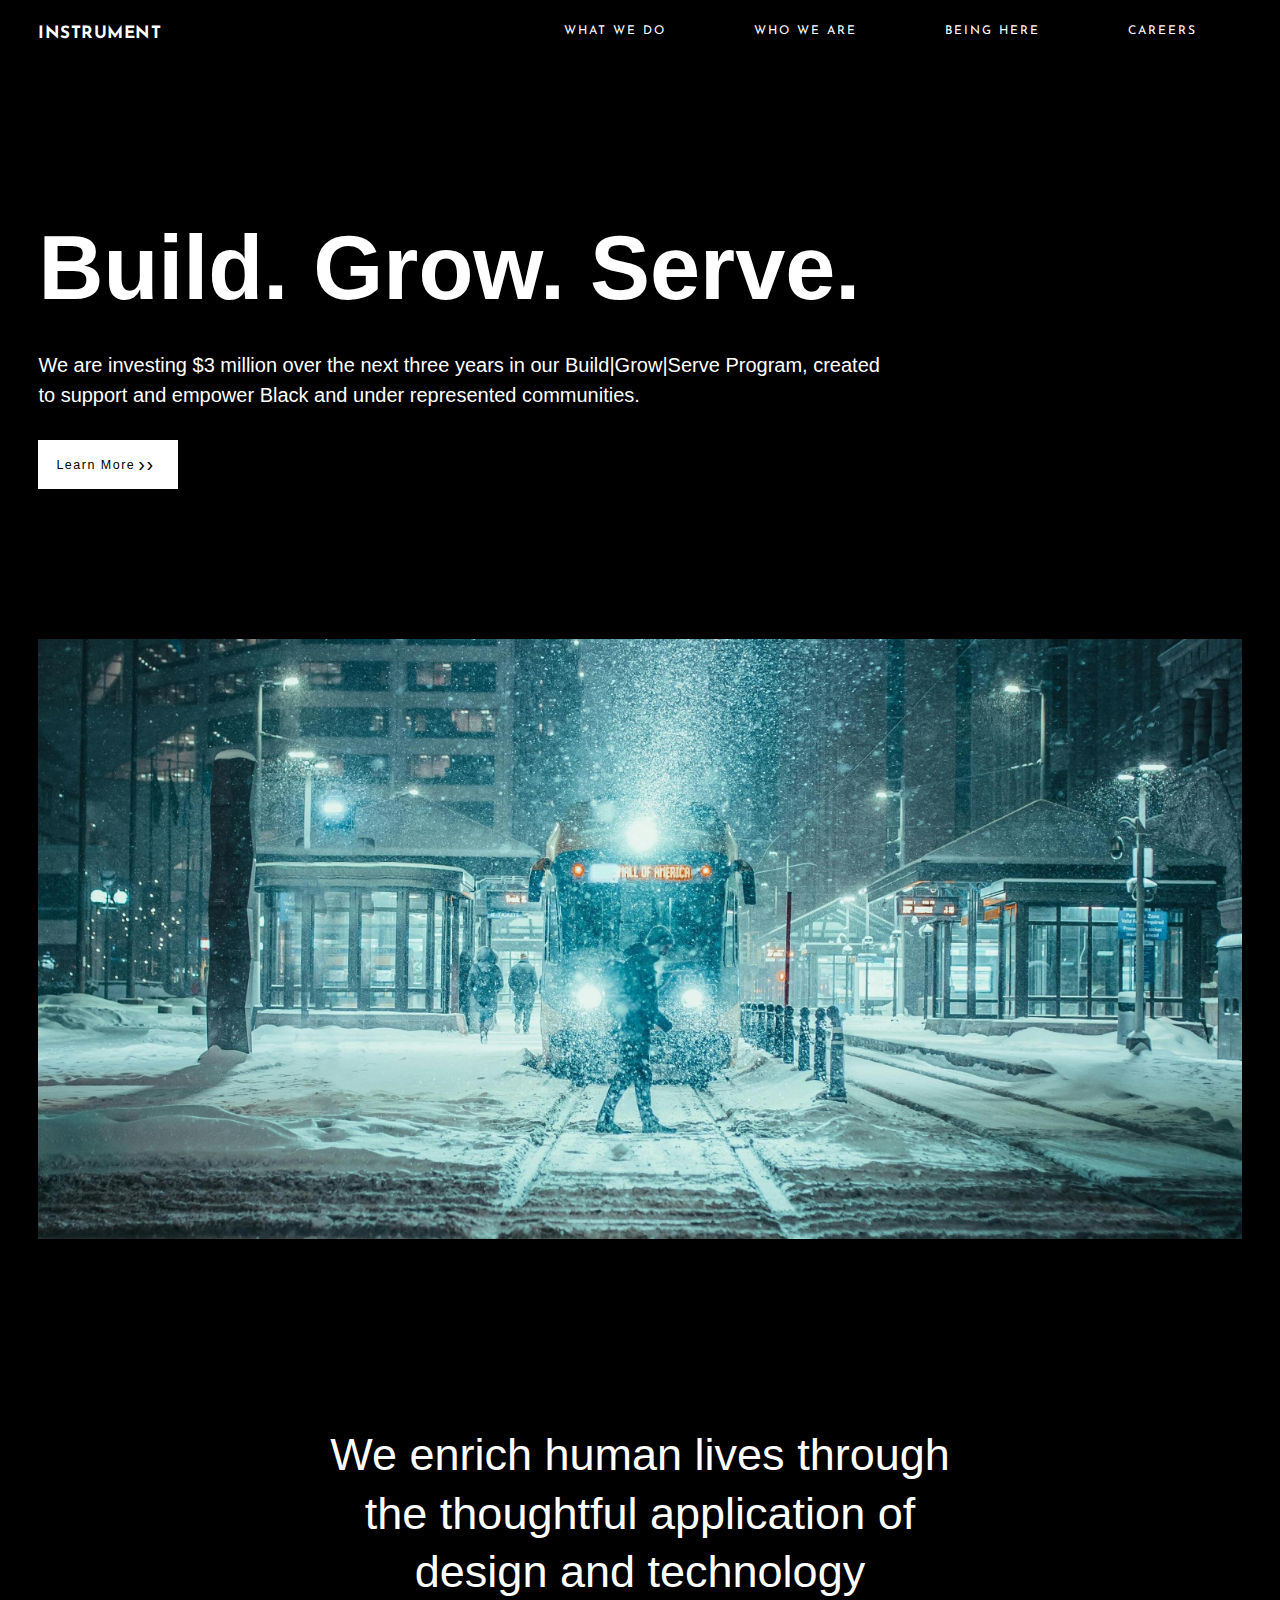
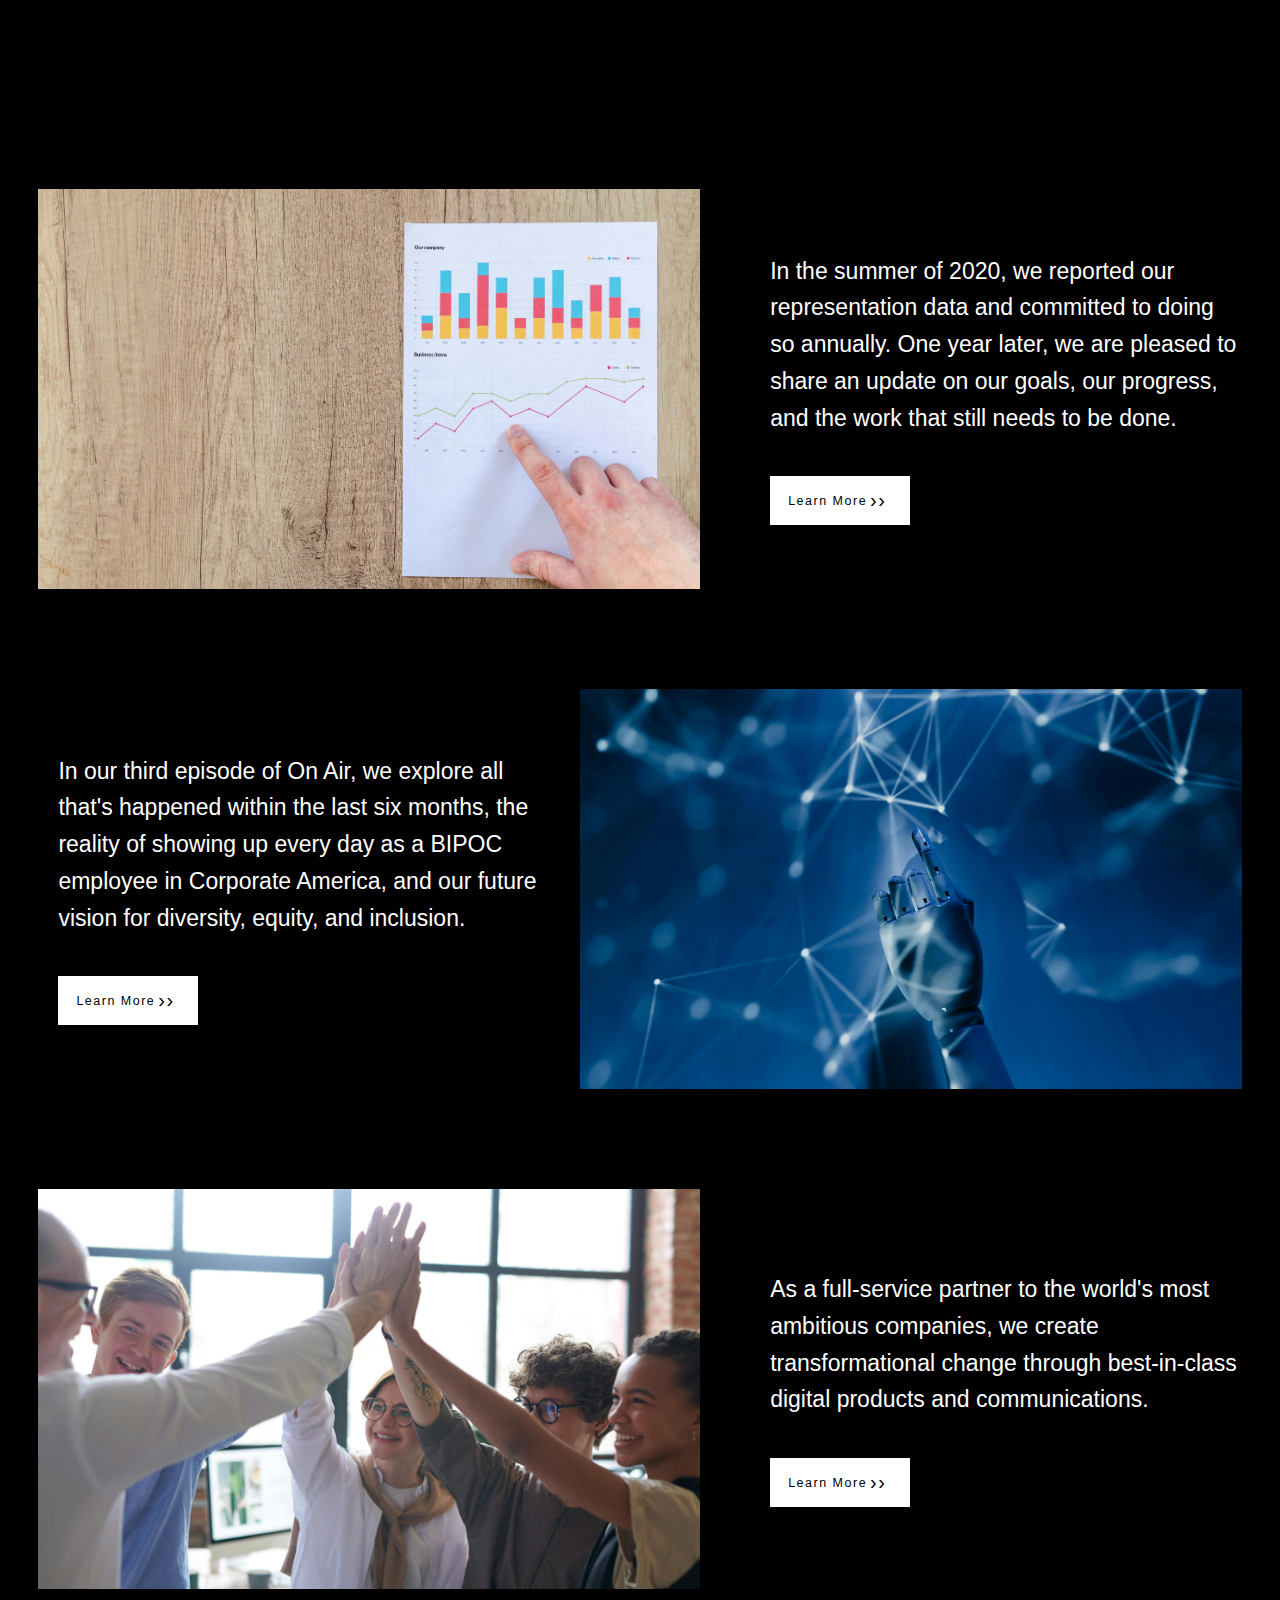
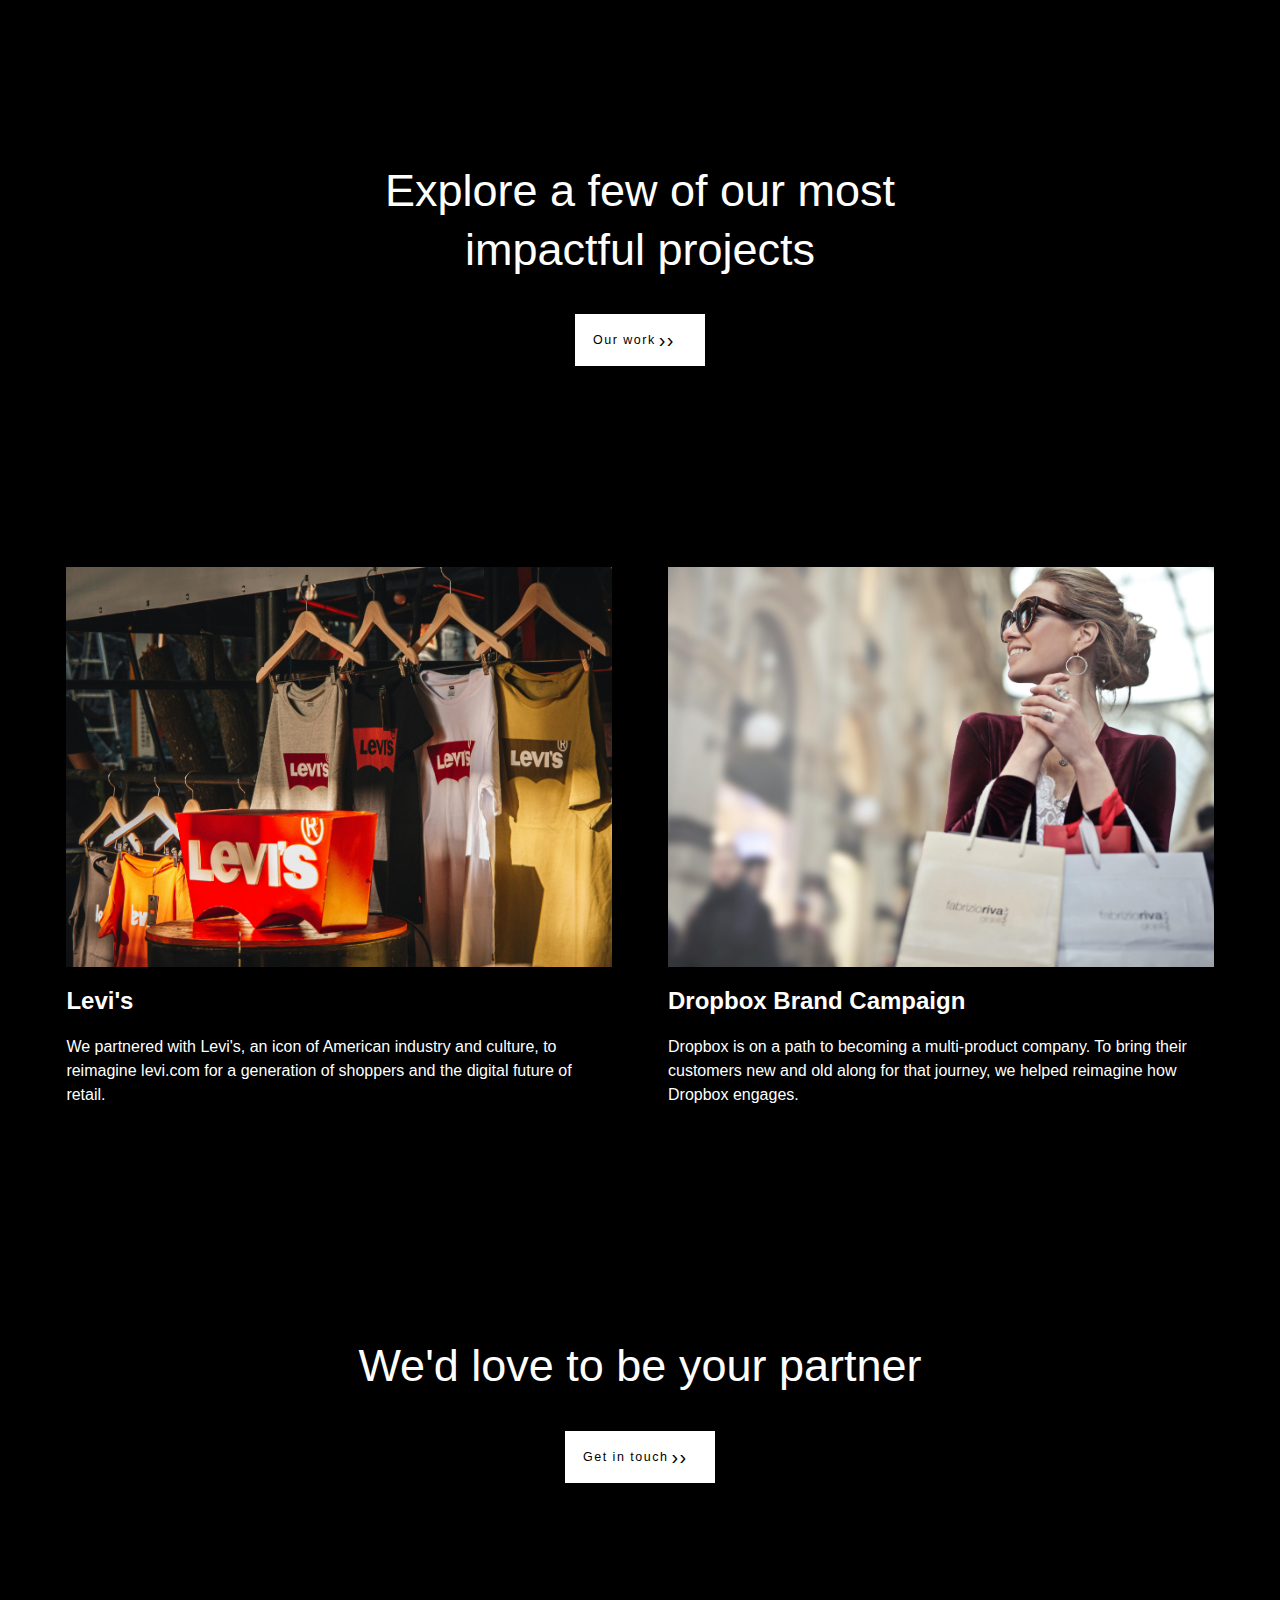
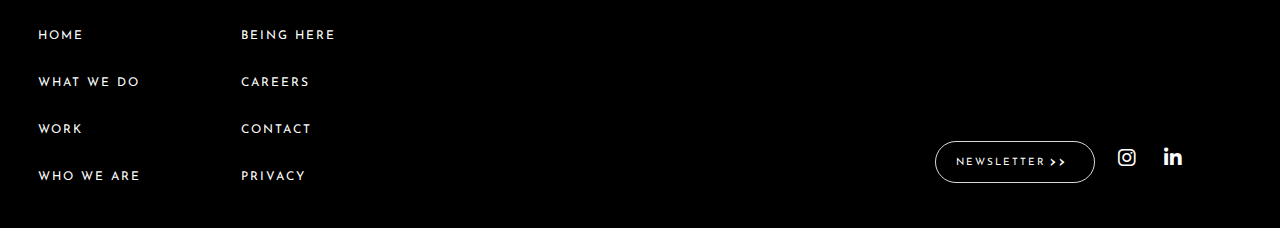
<file: index.html>
<!DOCTYPE html>
<html lang="en">

<head>
    <meta charset="UTF-8">
    <meta name="viewport" content="width=device-width, initial-scale=1.0">
    <title>Instrument</title>
    <link rel="icon" href="img/goals.jpg">
    <link rel="stylesheet" href="style.css">
    <link rel="stylesheet" href="https://cdnjs.cloudflare.com/ajax/libs/font-awesome/6.0.0-beta3/css/all.min.css">
</head>

<body>
    <nav>
        <div class="logo"><a href="index.html">INSTRUMENT</a></div>
        <div class="category" id="category">
            <a href="#">WHAT WE DO</a>
            <a href="#">WHO WE ARE</a>
            <a href="#">BEING HERE</a>
            <a href="#">CAREERS</a>
        </div>
        <div class="ham">
            <i class="fa-sharp fa-solid fa-bars hammenu" onclick="sidebar()"></i>
        </div>
    </nav>
    <header>
        <h1>Build. Grow. Serve.</h1>
        <p>We are investing $3 million over the next three years in our
            Build|Grow|Serve Program, created to support and empower Black and
            under represented communities.
        </p>
        <div class="btn">
            <div>Learn More</div> <span>››</span>
        </div>
    </header>
    <main>
        <div class="one"></div>
        <div class="two">
            <p>We enrich human lives through
                <br>the thoughtful application of
                <br>design and technology
            </p>
        </div>
        <div class="three">
            <div class="img"></div>
            <div class="text">
                <p>In the summer of 2020, we reported our representation data
                    and committed to doing so annually. One year later, we are
                    pleased to share an update on our goals, our progress, and the work
                    that still needs to be done.
                </p>
                <div class="btn">Learn More <span>››</span></div>
            </div>
        </div>
        <div class="four">
            <div class="text t4">
                <p>In our third episode of On Air, we
                    explore all that's happened within the last six months, the reality of
                    showing up every day as a BIPOC employee in Corporate America,
                    and our future vision for diversity, equity, and inclusion. </p>
                <div class="btn">Learn More <span>››</span></div>
            </div>
            <div class="img"></div>
        </div>
        <div class="five">
            <div class="img"></div>
            <div class="text">
                <p>As a full-service partner to the
                    world's most ambitious companies,
                    we create transformational change
                    through best-in-class digital
                    products and communications.</p>
                <div class="btn">Learn More <span>››</span></div>
            </div>
        </div>

        <div class="six">
            <p>Explore a few of our most <br> impactful projects</p>
            <div class="btn">Our work <span>››</span></div>
        </div>

        <div class="sev">
            <div class="s1">
                <div class="img"></div>
                <div class="sevtext">
                    <h2>Levi's</h2>
                    <p>We partnered with Levi's, an icon of American industry and
                        culture, to reimagine levi.com for a generation of
                        shoppers and the digital future of retail.</p>
                </div>
            </div>
            <div class="s2">
                <div class="img"></div>
                <div class="sevtext">
                    <h2>Dropbox Brand Campaign</h2>
                    <p>Dropbox is on a path to becoming a multi-product company.
                        To bring their customers new and old along for that journey,
                        we helped reimagine how Dropbox engages.</p>
                </div>
            </div>
        </div>
        <div class="eight">
            <p>We'd love to be your partner</p>
            <div class="btn">Get in touch <span>››</span></div>
        </div>
    </main>
    <footer>
        <div class="info">
            <div class="info1">
                <a href="#">HOME</a>
                <a href="#">WHAT WE DO</a>
                <a href="#">WORK</a>
                <a href="#">WHO WE ARE</a>
            </div>
            <div class="info2">
                <a href="#">BEING HERE</a>
                <a href="#">CAREERS</a>
                <a href="#">CONTACT</a>
                <a href="#">PRIVACY</a>
            </div>
        </div>
        <div class="socialM">
            <div class="btn">NEWSLETTER<span>››</span></div>
            <div class="icons">
                <a href="#"><i class="fa-brands fa-instagram "></i></a>
                <a href="#"><i class="fa-brands fa-linkedin-in"></i></a>
            </div>
        </div>
    </footer>
    <script src="script.js"></script>
    
</body>

</html>
</file>
<file: style.css>
@import url('https://fonts.googleapis.com/css2?family=Josefin+Sans:ital,wght@0,100..700;1,100..700&display=swap');

* {
    margin: 0;
    padding: 0;
    box-sizing: border-box;
}

body {
    background-color: black;
    color: white;
    font-family: sans-serif;
}

nav {
    font-family: "Josefin Sans", sans-serif;
    width: 100%;
    padding: 25px 3%;
    display: flex;
    justify-content: space-between;
    /* background-color: yellow; */
}

.logo {
    /* background-color: greenyellow; */
    width: 10%;
    font-size: 17px;
    font-weight: bold;
    cursor: pointer;
    letter-spacing: 0.5px;
}
.logo a{
    text-decoration: none;
    color: white;
}
.category {
    /* background-color: greenyellow; */
    width: 50%;
    display: flex;
    justify-content: space-around;
    font-size: 12px;
}

.category a {
    text-decoration: none;
    color: white;
    letter-spacing: 2px;
    cursor: pointer;
}

.category a:hover {
    color: wheat;
}

/* header  */
header {
    /* background-color: greenyellow; */
    width: 100%;
    height: auto;
    padding: 150px 3%;
    display: flex;
    flex-direction: column;
    row-gap: 30px;
    ;
    justify-content: center;
    align-items: flex-start;
    font-family: sans-serif;
}

header h1 {
    font-size: 90px;
}

header p {
    font-size: 20px;
    padding-right: 30%;
    line-height: 1.5;
}

.btn {
    background-color: white;
    color: black;
    padding: 13px 18px;
    width: 140px;
    display: flex;
    justify-content: flex-start;
    align-items: center;
    /* border-radius: 22px; */
    font-size: 12.5px;
    letter-spacing: 1.5px;
    cursor: pointer;

}

.btn span {
    margin-left: 3px;
    font-size: 20px;
    font-weight: thin;

}

.btn:hover {
    span {
        margin-left: 7px;
        color: rgb(0, 121, 168);
    }

}

main {
    width: 100%;
    padding: 0 3%;
    /* background-color: red; */
    display: flex;
    flex-direction: column;
    row-gap: 100px;
    justify-content: center;
}

.one {
    /* background-color: pink; */
    width: 100%;
    height: 600px;
    background-image: url("img/winter street.jpg");
    background-position: top;
    background-size: cover;
    background-repeat: no-repeat;
}

.two,
.six,
.eight {
    /* background-color: greenyellow; */
    width: 100%;
    height: 350px;
    display: flex;
    flex-direction: column;
    align-items: center;
    justify-content: center;
    text-align: center;
    font-size: 45px;
    line-height: 1.3;
}

.six p,
.eight p {
    margin-bottom: 35px;
}

.six .btn {
    width: 130px;
}

.eight .btn {
    width: 150px;
}

.three,
.four,
.five {
    width: 100%;
    height: 400px;
    /* background-color: greenyellow; */
    display: flex;

}

.img {
    width: 55%;
    /* background-color: pink; */
    background-image: url(img/data.jpg);
    background-position: top;
    background-size: cover;
    background-repeat: no-repeat;
}
.three .img{
    background-position: right;
    background-repeat: no-repeat;
}

.text {
    width: 45%;
    /* background-color: peru; */
    padding-left: 120px;
    display: flex;
    flex-direction: column;
    align-items: flex-start;
    justify-content: center;
}

.t4 {
    padding-left: 70px;
}

.text p {
    /* background-color: gray; */
    /* text-align: justify; */
    font-size: 23px;
    margin-bottom: 40px;
    line-height: 1.6;
}

.four .img {
    background-image: url("img/vision.jpg");
}

.five .img {
    background-image: url("img/service partner.jpg");
}

.six {
    display: flex;
    flex-direction: column;
    justify-content: center;
    align-items: center;
}

.sev {
    width: 100%;
    /* background-color: greenyellow; */
    display: flex;
}

.s1,
.s2 {
    width: 50%;
    display: flex;
    flex-direction: column;
    justify-content: space-around;
    align-items: flex-start;
    padding: 28px;
}

.s2 .img {
    height: 400px;
    width: 100%;
    /* background-color: peru; */
    background-image: url("img/dropbox.jpg");
    background-position: top;
    background-repeat: no-repeat;
    background-size: cover;
    margin-bottom: 20px;
}

.s1 .img {
    height: 400px;
    width: 100%;
    /* background-color: peru; */
    background-image: url("img/levis.jpg");
    background-repeat: no-repeat;
    background-position: top;
    background-size: cover;
    margin-bottom: 20px;
}

.sevtext p {
    margin-top: 20px;
    /* text-align: justify; */
    line-height: 1.5;
}

/* footer */
footer {
    background-color: black;
    width: 100%;
    /* height: 50vh; */
    display: flex;
    padding: 45px 3%;
    font-family: "Josefin Sans", sans-serif;
}

.info {
    width: 70%;
    /* background-color: pink; */
    display: flex;
    justify-content: flex-start;
    column-gap: 100px;
}

.socialM {
    width: 30%;
    /* background-color: purple; */
    display: flex;
    justify-content: center;
    column-gap: 20px;
    align-items: flex-end;
}

.info1,
.info2 {
    width: max-content;
    display: flex;
    flex-direction: column;
    row-gap: 35px;
}

footer a {
    text-decoration: none;
    color: white;
    letter-spacing: 2px;
    cursor: pointer;
    font-size: 12px;
}

footer a:hover {
    color: wheat;
}

footer .btn {
    color: white;
    padding: 10px 20px;
    width: 160px;
    background-color: transparent;
    letter-spacing: 2px;
    font-size: 10px;
    border: 1px solid rgb(218, 218, 218);
    border-radius: 25px;
}

.icons {
    height: 50px;
    width: 20%;
    display: flex;
    justify-content: space-around;
    align-items: center;
    column-gap: 20px;
    /* background-color: brown; */
}

.socialM i {
    font-size: 20px;
    color: white;
    cursor: pointer;
}

.icons i:hover {
    color: wheat;
}
.ham{
    display: none;
    cursor: pointer;
}

@media screen and (min-width:1024px) and (max-width:1440px){
    .category{
        width: 60%;
    }
    .text{
        padding-left: 70px;
    }
    .t4{
        padding: 0 20px;
    }
    
    
}
@media screen  and (min-width:921px) and (max-width:1023px){
    header h1{
        font-size: 70px;
    }
}
@media screen and (min-width:768px) and (max-width:920px) {
    .category{
        width: 66%;
    }
    .text{
        padding-left: 60px;
    }
    .t4{
        padding: 0 20px;
    }
    header h1{
        font-size: 70px;
    }
    header p{
        padding-right: 10%;
    }
    .one{
        height: 350px;
    }
    .sev .img{
        height: 300px;
    }
    .two,.six,.eight{
        font-size: 38px;
    }
    .text p {
        font-size: 18px;
    }
    .info{
        width: 60%;
    }
    .socialM{
        width: 40%;
    }
}
/* nav sidebar */
@media screen and (max-width:767px) {
    .ham{
        display: block;
        position: absolute; 
        top: 25; right: 5%;
    }
    nav{
        display: flex;
        flex-direction: column;
        height: max-content;
        /* position: fixed; */
        /* flex-wrap: wrap; */
        /* background-color: purple; */
    }
    .logo{
        position: absolute;
        top: 25; left: 3%;
    }
    .category{
        display: none;
        /* display: flex; */
        background-color: black;
        margin-top: 10vh;
        flex-direction: column;
        row-gap: 5vh;
    }
}
/* continuation */
@media screen and (min-width:426px) and (max-width:767px) {
    .category{
        width: 66%;
    }
    .text,.t4{
        padding: 40px;
        display: flex;
        justify-content: center;
        align-items: center;
        text-align: center;
    }
    header{
        padding: 75px 3%;
    }
    header h1{
        font-size: 40px;
    }
    header p{
        padding-right: 10%;
        font-size: 16px;
    }
    main{
        row-gap: 30px;
    }
    .one{
        height: 300px;
    }
    .three,.four,.five{
        display: block;
        height: auto;
    }
    .img,.sev .img{
        width: 100%; height: 280px;
    }
    .three .text,.four .text,.five .text{
        width: 100%;
    }
    
    .two,.six,.eight{
        height: 260px;
        font-size: 27px;
    }
    .text p {
        font-size: 15px;
        text-align: justify;
    }
    .text{
        padding: 13px 5px;
        line-height: 1.2;
    }
    .btn{
        width: 140px;
        font-size: 11px;
    }
    .six .btn{
        width: 130px;
    }
    .eight .btn{
        width: 140px;
    }
    .sev{
        display: flex;
        flex-direction: column;
        row-gap: 50px;
        width: 100%;
    }
    .s1,.s2{
        padding: 0;
        width: 100%;
        text-align: justify;
    }

    footer{
        display: flex;
        flex-direction: column;
        row-gap: 50px;
    }
     
    .info{
        width: 100%;
        column-gap: 50px;
    }
    .socialM{
        width: 100%;
        justify-content: flex-start;
    } 
    footer .btn{
        width: 160px;
    }
}

@media screen and (min-width:320px) and (max-width:425px) {
    .category{
        width: 66%;
    }
    .text,.t4{
        padding: 40px;
        display: flex;
        justify-content: center;
        align-items: center;
        text-align: center;
    }
    header{
        padding: 50px 3%;
    }
    header h1{
        font-size: 30px;
    }
    header p{
        padding-right:10%;
        font-size: 15px;
    }
    main{
        row-gap: 40px;
    }
   
    .three,.four,.five{
        display: flex;
        flex-direction: column;
        height: auto;
        /* background-color: pink; */
    }
    .img{
        width: 100%; height: 160px;
    }
    
    .text{
        width: 100%;
        padding: 13px 5px;
        line-height: 1.2;
    }
    .two,.six,.eight{
        height: 200px;
        font-size: 20px;
    }
    .text p {
        font-size: 15px;
        text-align: justify;
        margin-bottom: 20px;
    }
    .btn{
        padding: 10px 15px;
        width: 130px;
        font-size: 11px;
    }
    .six .btn{
        width: 120px;
    }
    .eight .btn{
        width: 140px;
    }
    .sev{
        display: flex;
        flex-direction: column;
        row-gap: 50px;
        width: 100%;
    }
    .sev .img{
        height: 160px;
    }
    .sev h2{
        font-size: medium;
    }
    .sev p{
        font-size: 15px;
        text-align: justify;
    }
    .s1,.s2{
        padding: 0;
        width: 100%;
    }


    footer{
        display: flex;
        flex-direction: column;
        row-gap: 50px;
    }
     
    .info{
        width: 100%;
        column-gap: 50px;
    }
    .socialM{
        width: 100%;
        justify-content: flex-start;
    } 
    footer .btn{
        width: 160px;
    }
    .one{
        height: 180px;
    }

}
</file>
